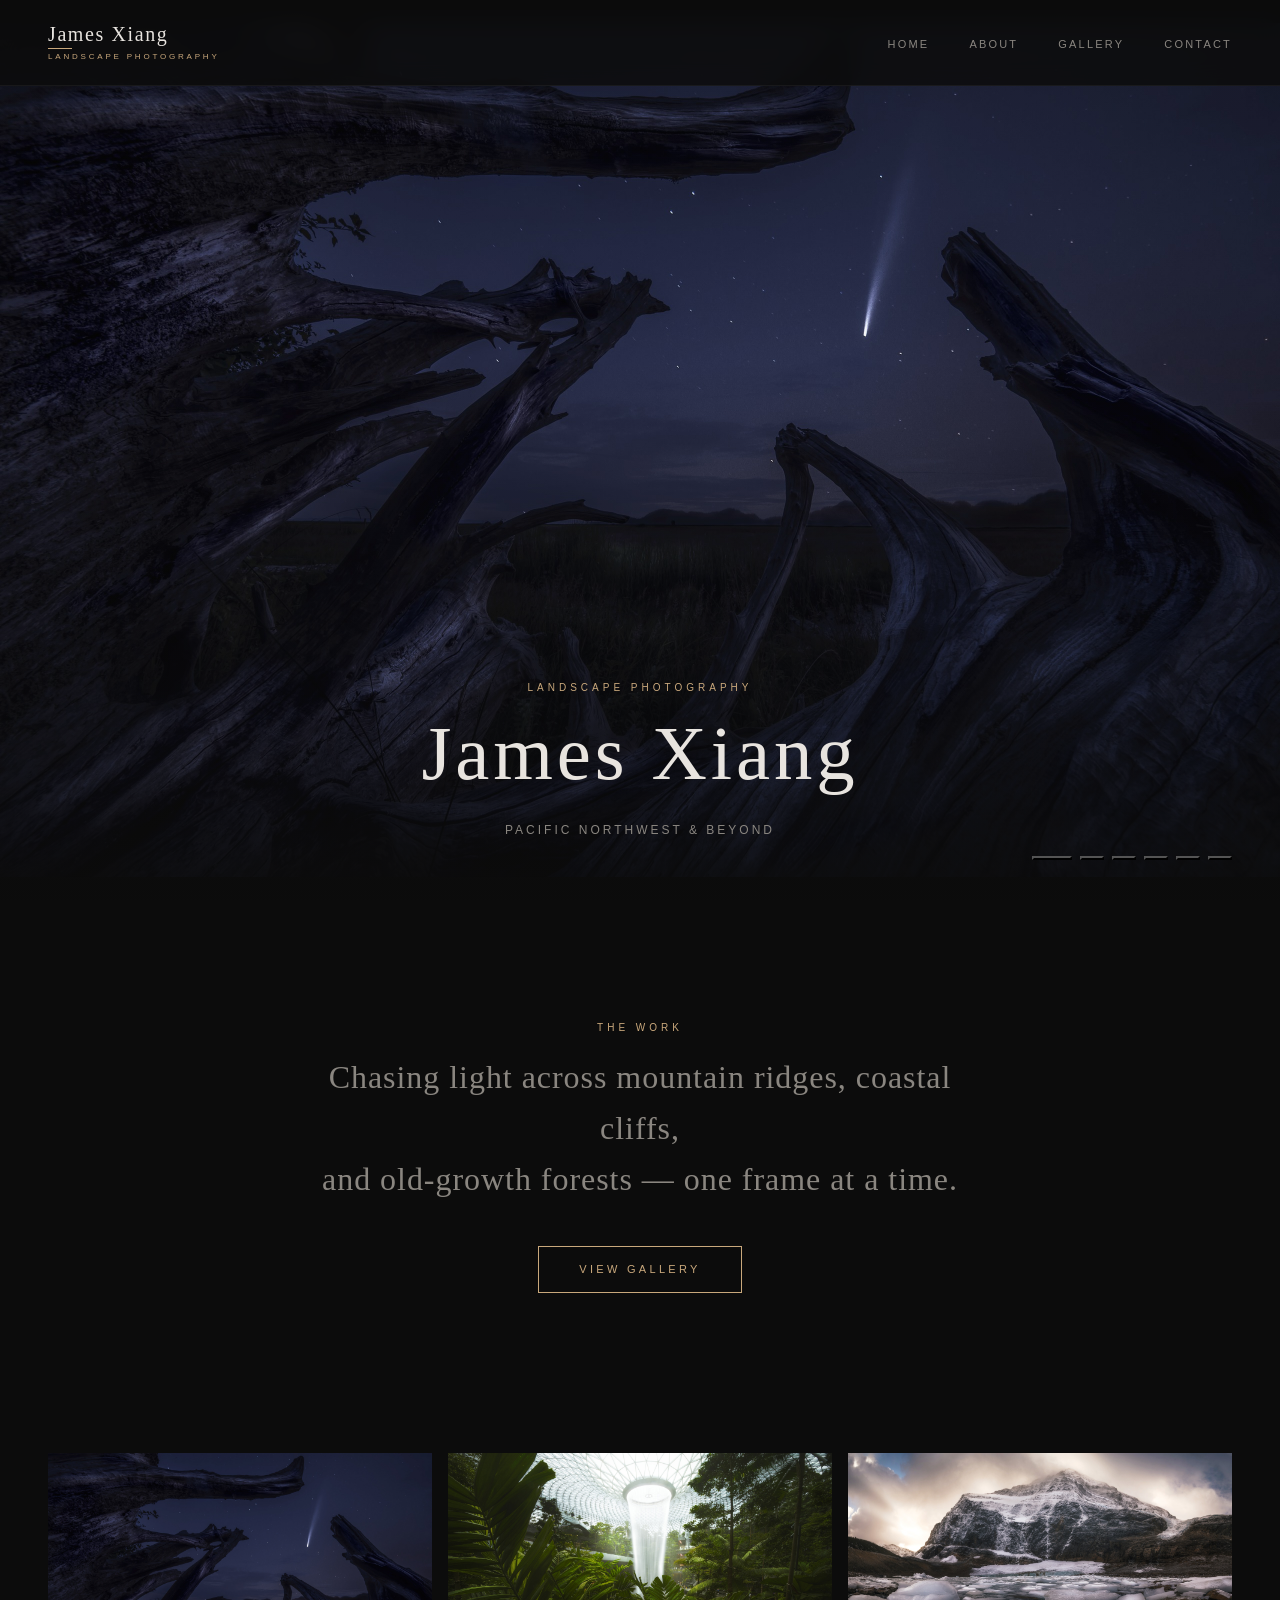
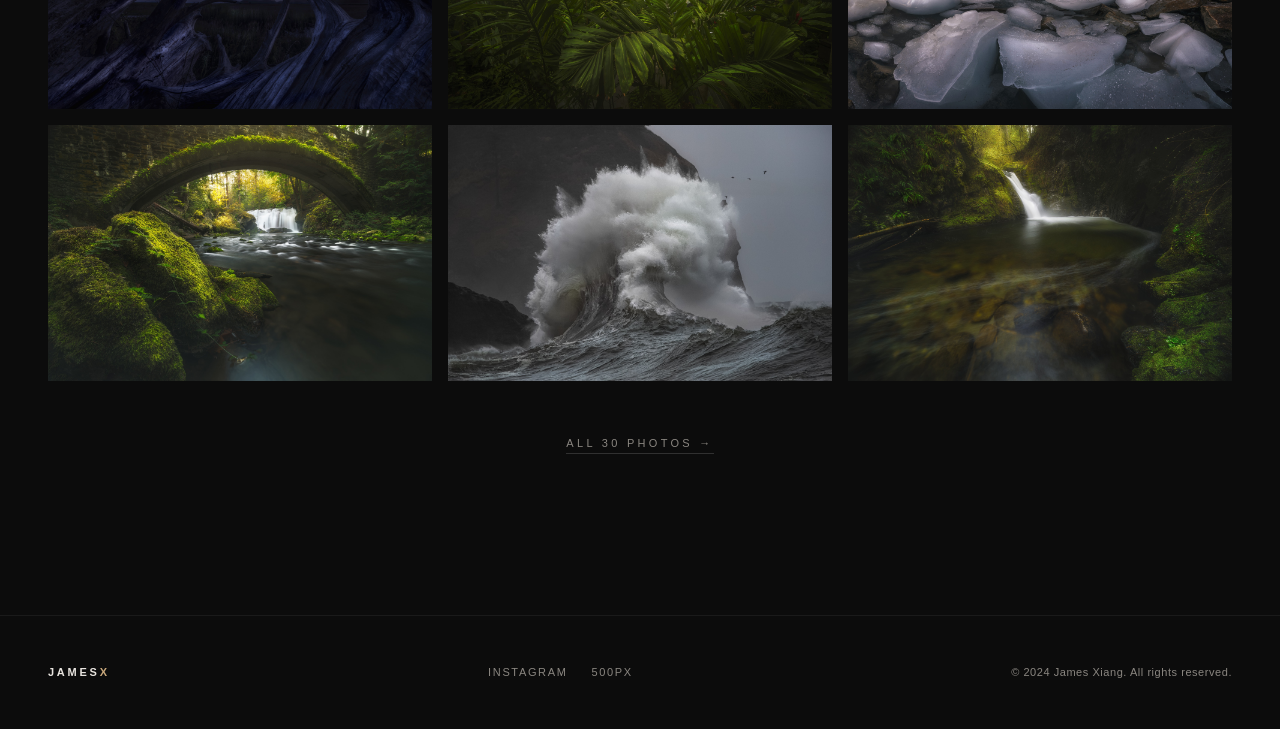
<file: index.html>
<!DOCTYPE html>
<html lang="en">
<head>
  <meta charset="UTF-8" />
  <meta name="viewport" content="width=device-width, initial-scale=1.0" />
  <title>James Xiang — Landscape Photography</title>
  <meta name="description" content="James Xiang — Capturing the raw beauty of the Pacific Northwest and beyond. Landscape photography portfolio." />
  <meta property="og:title" content="James Xiang — Landscape Photography" />
  <meta property="og:description" content="Capturing the raw beauty of the Pacific Northwest and beyond." />
  <meta property="og:type" content="website" />
  <link rel="stylesheet" href="css/style.css" />
</head>
<body>

  <!-- Navigation -->
  <nav class="nav" role="navigation" aria-label="Main navigation">
    <a href="index.html" class="nav-logo"><span class="nav-logo-name">James Xiang</span><span class="nav-logo-tagline">Landscape Photography</span></a>
    <ul class="nav-links">
      <li><a href="index.html" class="active">Home</a></li>
      <li><a href="about.html">About</a></li>
      <li><a href="gallery.html">Gallery</a></li>
      <li><a href="contact.html">Contact</a></li>
    </ul>
    <button class="nav-hamburger" aria-label="Toggle menu" aria-expanded="false">
      <span></span><span></span><span></span>
    </button>
  </nav>

  <!-- Mobile Menu -->
  <div class="mobile-menu" aria-hidden="true">
    <a href="index.html">Home</a>
    <a href="about.html">About</a>
    <a href="gallery.html">Gallery</a>
    <a href="contact.html">Contact</a>
  </div>

  <!-- Hero -->
  <section class="hero" aria-label="Featured photographs">
    <div class="hero-slides"></div>
    <div class="hero-overlay"></div>
    <div class="hero-content">
      <p class="hero-eyebrow">Landscape Photography</p>
      <h1 class="hero-title">James Xiang</h1>
      <p class="hero-subtitle">Pacific Northwest &amp; Beyond</p>
    </div>
    <div class="hero-dots" role="tablist" aria-label="Slide navigation"></div>
  </section>

  <!-- Brief Intro -->
  <section class="section" id="intro">
    <div style="max-width:640px;margin:0 auto;text-align:center;">
      <p class="section-label">The Work</p>
      <h2 class="section-title" style="font-size:clamp(20px,3vw,32px);font-weight:300;line-height:1.6;color:var(--text-muted);">
        Chasing light across mountain ridges, coastal cliffs,<br>
        and old-growth forests — one frame at a time.
      </h2>
      <div style="margin-top:40px;">
        <a href="gallery.html" style="
          display:inline-block;
          padding:14px 40px;
          border:1px solid var(--accent);
          color:var(--accent);
          font-size:11px;
          letter-spacing:0.3em;
          text-transform:uppercase;
          transition:all 0.4s;
        " onmouseover="this.style.background='var(--accent)';this.style.color='var(--bg)'"
           onmouseout="this.style.background='';this.style.color='var(--accent)'">
          View Gallery
        </a>
      </div>
    </div>
  </section>

  <!-- Selected Work Preview -->
  <section class="section--tight" style="padding-top:40px;">
    <div class="gallery-grid">
      <div class="gallery-item">
        <img src="optimized/DSC_4479_ffff1.jpg" alt="Mountain landscape" loading="lazy" />
        <div class="gallery-item-info"><span>Mountain Light</span></div>
      </div>
      <div class="gallery-item">
        <img src="optimized/DSC_8958_ffff1.jpg" alt="Coastal cliffs" loading="lazy" />
        <div class="gallery-item-info"><span>Coastal Cliffs</span></div>
      </div>
      <div class="gallery-item">
        <img src="optimized/DSC_5586_ffff1.jpg" alt="Forest scene" loading="lazy" />
        <div class="gallery-item-info"><span>Old Growth</span></div>
      </div>
      <div class="gallery-item">
        <img src="optimized/DSC_5571-Edit_fff1.jpg" alt="Golden hour landscape" loading="lazy" />
        <div class="gallery-item-info"><span>Golden Hour</span></div>
      </div>
      <div class="gallery-item">
        <img src="optimized/DSC_2070_fff1.jpg" alt="Pacific Northwest" loading="lazy" />
        <div class="gallery-item-info"><span>Pacific Northwest</span></div>
      </div>
      <div class="gallery-item">
        <img src="optimized/DSC_0988_fff1.jpg" alt="Dramatic sky" loading="lazy" />
        <div class="gallery-item-info"><span>Dramatic Sky</span></div>
      </div>
    </div>
    <div style="text-align:center;margin-top:48px;">
      <a href="gallery.html" style="font-size:11px;letter-spacing:0.3em;text-transform:uppercase;color:var(--text-muted);border-bottom:1px solid rgba(255,255,255,0.15);padding-bottom:4px;transition:color 0.3s;"
         onmouseover="this.style.color='var(--accent)'" onmouseout="this.style.color='var(--text-muted)'">
        All 30 Photos &rarr;
      </a>
    </div>
  </section>

  <!-- Footer -->
  <footer class="footer">
    <div class="footer-logo">James<span style="color:var(--accent)">X</span></div>
    <div class="footer-social">
      <a href="https://instagram.com" target="_blank" rel="noopener">Instagram</a>
      <a href="https://500px.com/jamesx" target="_blank" rel="noopener">500px</a>
    </div>
    <p class="footer-copy">&copy; 2024 James Xiang. All rights reserved.</p>
  </footer>

  <script src="js/main.js"></script>
</body>
</html>
</file>
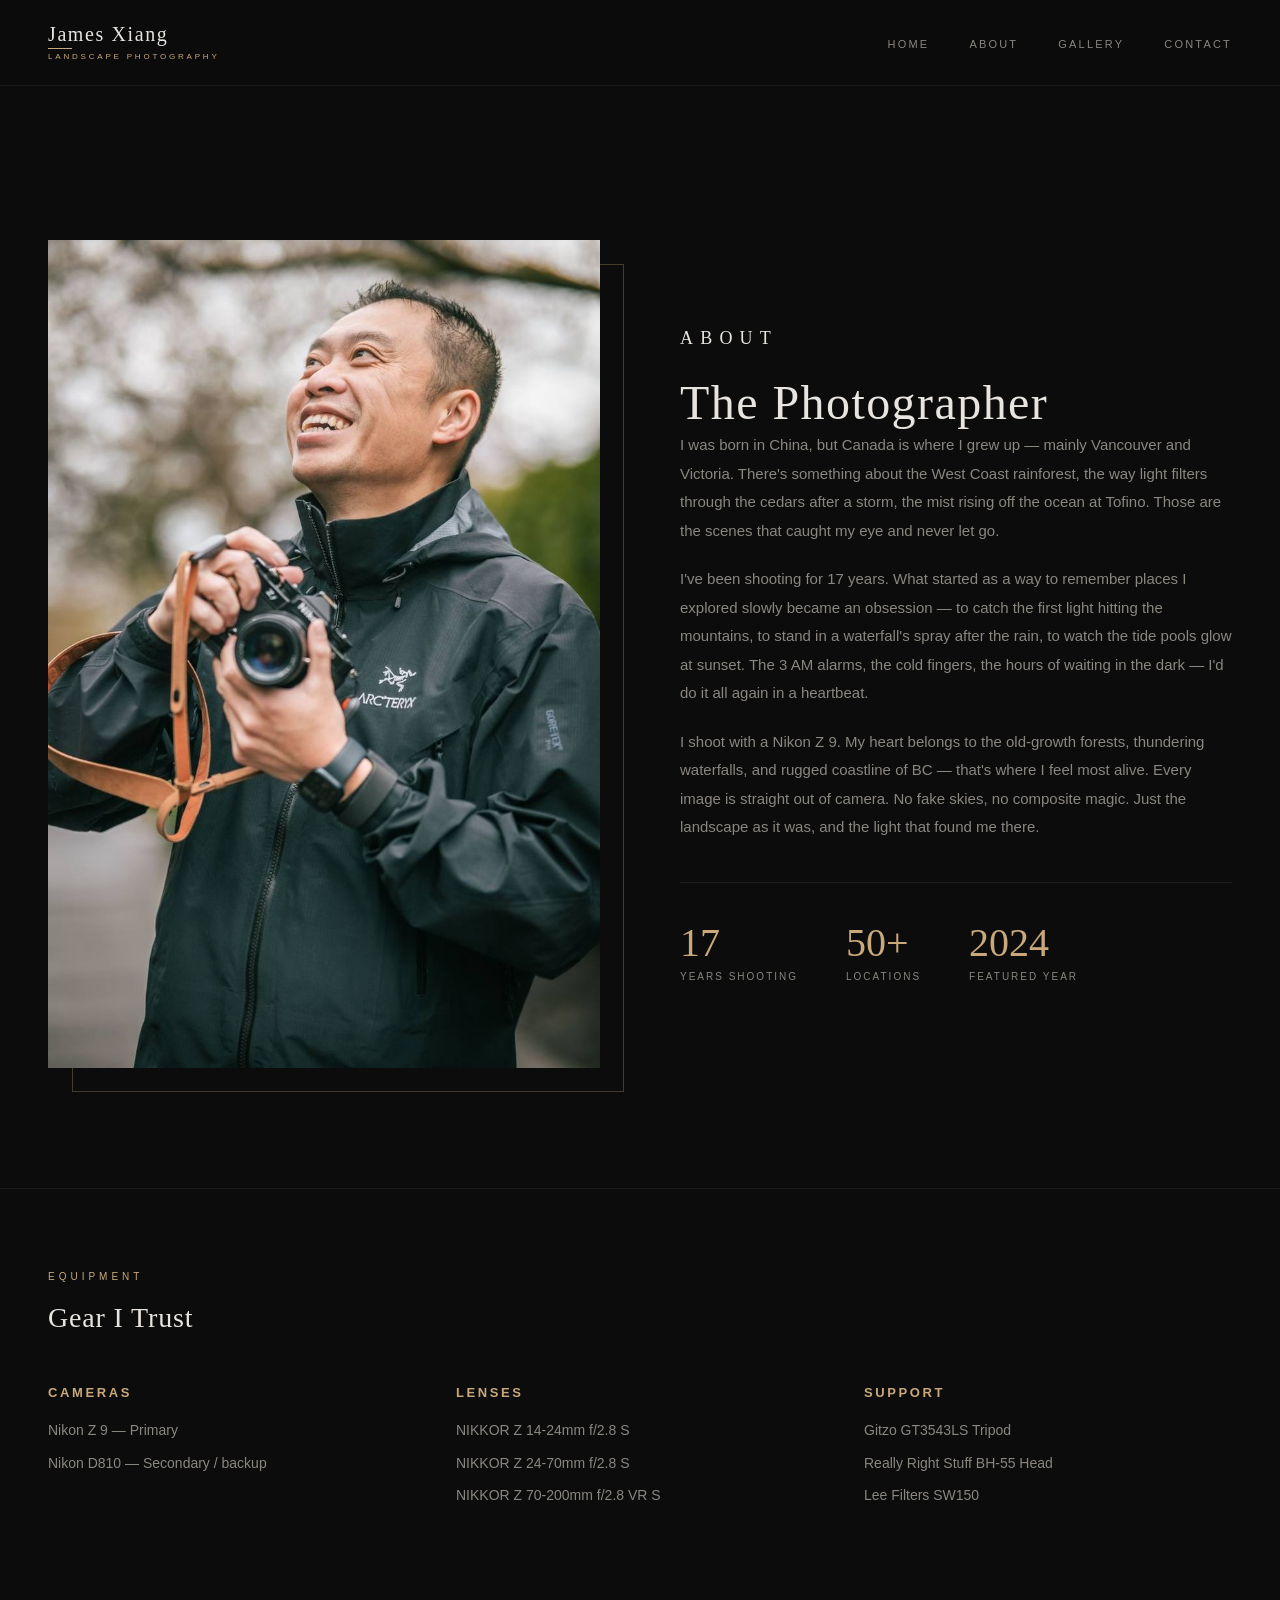
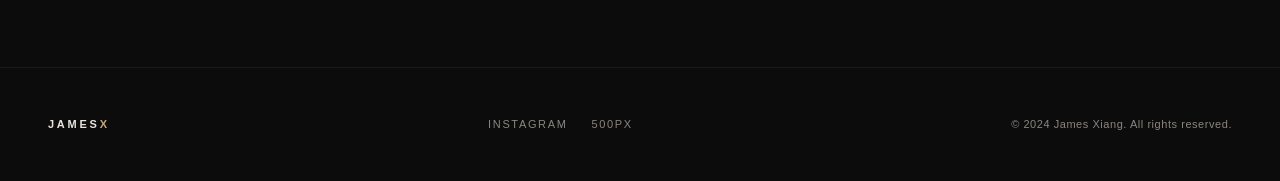
<file: about.html>
<!DOCTYPE html>
<html lang="en">
<head>
  <meta charset="UTF-8" />
  <meta name="viewport" content="width=device-width, initial-scale=1.0" />
  <title>About — James Xiang Landscape Photography</title>
  <meta name="description" content="The story behind James Xiang — landscape photographer based in Langley, BC." />
  <link rel="stylesheet" href="css/style.css" />
</head>
<body>

  <!-- Navigation -->
  <nav class="nav">
    <a href="index.html" class="nav-logo"><span class="nav-logo-name">James Xiang</span><span class="nav-logo-tagline">Landscape Photography</span></a>
    <ul class="nav-links">
      <li><a href="index.html">Home</a></li>
      <li><a href="about.html" class="active">About</a></li>
      <li><a href="gallery.html">Gallery</a></li>
      <li><a href="contact.html">Contact</a></li>
    </ul>
    <button class="nav-hamburger" aria-label="Toggle menu" aria-expanded="false">
      <span></span><span></span><span></span>
    </button>
  </nav>

  <div class="mobile-menu">
    <a href="index.html">Home</a>
    <a href="about.html">About</a>
    <a href="gallery.html">Gallery</a>
    <a href="contact.html">Contact</a>
  </div>

  <main class="page" style="padding-top:120px;">

    <section class="section" id="about">
      <div class="about">
        <div class="about-image">
          <img src="optimized/james-selfie-new.jpg" alt="James Xiang — Landscape Photographer" loading="lazy" />
        </div>
        <div class="about-text">
          <p class="section-label">About</p>
          <h2 class="section-title">The Photographer</h2>

          <p>
            I was born in China, but Canada is where I grew up — mainly Vancouver and Victoria. There's something about the West Coast rainforest, the way light filters through the cedars after a storm, the mist rising off the ocean at Tofino. Those are the scenes that caught my eye and never let go.
          </p>

          <p>
            I've been shooting for 17 years. What started as a way to remember places I explored slowly became an obsession — to catch the first light hitting the mountains, to stand in a waterfall's spray after the rain, to watch the tide pools glow at sunset. The 3 AM alarms, the cold fingers, the hours of waiting in the dark — I'd do it all again in a heartbeat.
          </p>

          <p>
            I shoot with a Nikon Z 9. My heart belongs to the old-growth forests, thundering waterfalls, and rugged coastline of BC — that's where I feel most alive. Every image is straight out of camera. No fake skies, no composite magic. Just the landscape as it was, and the light that found me there.
          </p>

          <div class="about-stats">
            <div>
              <div class="stat-number">17</div>
              <div class="stat-label">Years Shooting</div>
            </div>
            <div>
              <div class="stat-number">50+</div>
              <div class="stat-label">Locations</div>
            </div>
            <div>
              <div class="stat-number">2024</div>
              <div class="stat-label">Featured Year</div>
            </div>
          </div>
        </div>
      </div>
    </section>

    <!-- Gear Section -->
    <section class="section--tight" style="border-top:1px solid rgba(255,255,255,0.06);">
      <div style="max-width:1200px;margin:0 auto;">
        <p class="section-label">Equipment</p>
        <h2 class="section-title" style="font-size:28px;margin-bottom:48px;">Gear I Trust</h2>
        <div style="display:grid;grid-template-columns:repeat(auto-fit,minmax(280px,1fr));gap:40px;">

          <div>
            <h3 style="font-size:13px;letter-spacing:0.2em;text-transform:uppercase;color:var(--accent);margin-bottom:16px;">Cameras</h3>
            <ul style="display:flex;flex-direction:column;gap:10px;">
              <li style="color:var(--text-muted);font-size:14px;">Nikon Z 9 — Primary</li>
              <li style="color:var(--text-muted);font-size:14px;">Nikon D810 — Secondary / backup</li>
            </ul>
          </div>

          <div>
            <h3 style="font-size:13px;letter-spacing:0.2em;text-transform:uppercase;color:var(--accent);margin-bottom:16px;">Lenses</h3>
            <ul style="display:flex;flex-direction:column;gap:10px;">
              <li style="color:var(--text-muted);font-size:14px;">NIKKOR Z 14-24mm f/2.8 S</li>
              <li style="color:var(--text-muted);font-size:14px;">NIKKOR Z 24-70mm f/2.8 S</li>
              <li style="color:var(--text-muted);font-size:14px;">NIKKOR Z 70-200mm f/2.8 VR S</li>
            </ul>
          </div>

          <div>
            <h3 style="font-size:13px;letter-spacing:0.2em;text-transform:uppercase;color:var(--accent);margin-bottom:16px;">Support</h3>
            <ul style="display:flex;flex-direction:column;gap:10px;">
              <li style="color:var(--text-muted);font-size:14px;">Gitzo GT3543LS Tripod</li>
              <li style="color:var(--text-muted);font-size:14px;">Really Right Stuff BH-55 Head</li>
              <li style="color:var(--text-muted);font-size:14px;">Lee Filters SW150</li>
            </ul>
          </div>

        </div>
      </div>
    </section>

  </main>

  <!-- Footer -->
  <footer class="footer">
    <div class="footer-logo">James<span style="color:var(--accent)">X</span></div>
    <div class="footer-social">
      <a href="https://instagram.com" target="_blank" rel="noopener">Instagram</a>
      <a href="https://500px.com/jamesx" target="_blank" rel="noopener">500px</a>
    </div>
    <p class="footer-copy">&copy; 2024 James Xiang. All rights reserved.</p>
  </footer>

  <script src="js/main.js"></script>
</body>
</html>
</file>
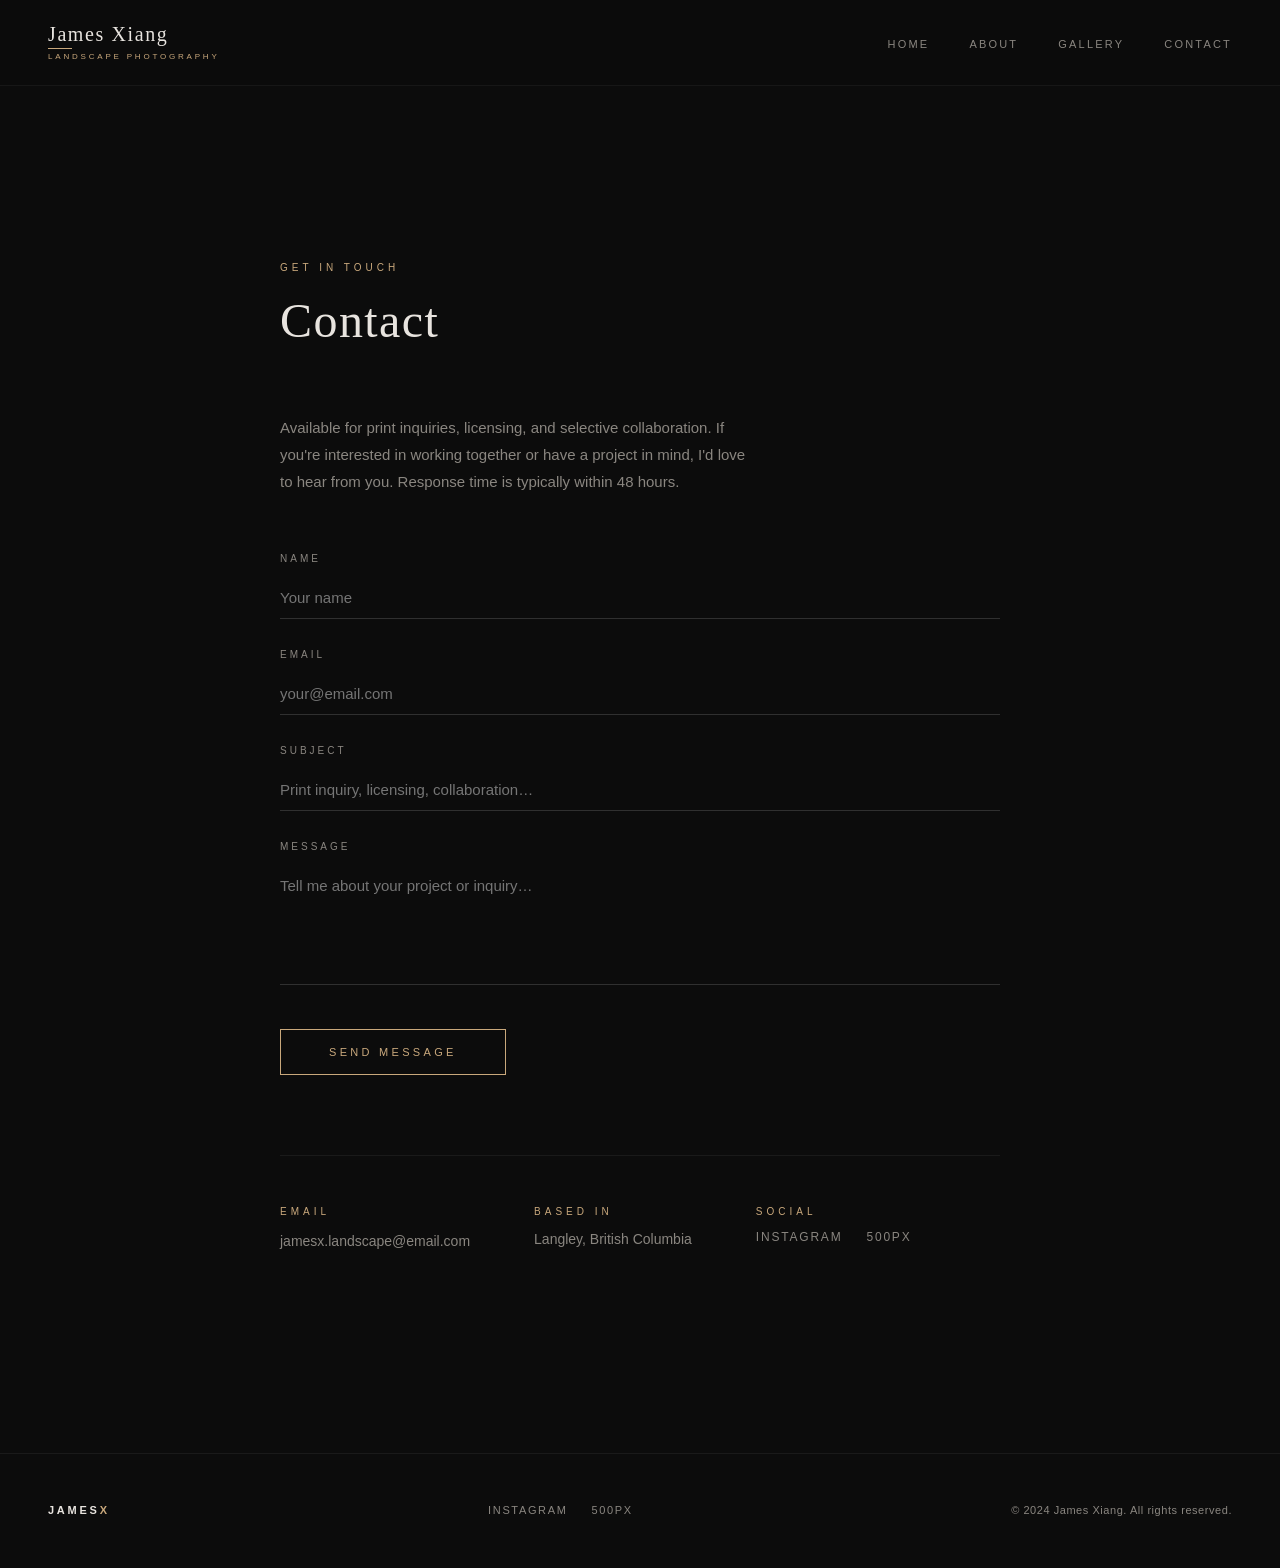
<file: contact.html>
<!DOCTYPE html>
<html lang="en">
<head>
  <meta charset="UTF-8" />
  <meta name="viewport" content="width=device-width, initial-scale=1.0" />
  <title>Contact — James Xiang Landscape Photography</title>
  <meta name="description" content="Get in touch with James Xiang for print inquiries, licensing, or collaboration." />
  <link rel="stylesheet" href="css/style.css" />
</head>
<body>

  <!-- Navigation -->
  <nav class="nav">
    <a href="index.html" class="nav-logo"><span class="nav-logo-name">James Xiang</span><span class="nav-logo-tagline">Landscape Photography</span></a>
    <ul class="nav-links">
      <li><a href="index.html">Home</a></li>
      <li><a href="about.html">About</a></li>
      <li><a href="gallery.html">Gallery</a></li>
      <li><a href="contact.html" class="active">Contact</a></li>
    </ul>
    <button class="nav-hamburger" aria-label="Toggle menu">
      <span></span><span></span><span></span>
    </button>
  </nav>

  <div class="mobile-menu">
    <a href="index.html">Home</a>
    <a href="about.html">About</a>
    <a href="gallery.html">Gallery</a>
    <a href="contact.html">Contact</a>
  </div>

  <main class="page" style="padding-top:140px;">
    <section class="section" id="contact">
      <div class="contact">
        <div class="section-header">
          <p class="section-label">Get in Touch</p>
          <h2 class="section-title">Contact</h2>
        </div>

        <p class="contact-intro">
          Available for print inquiries, licensing, and selective collaboration.
          If you're interested in working together or have a project in mind,
          I'd love to hear from you. Response time is typically within 48 hours.
        </p>

        <form class="contact-form" id="contact-form" novalidate>
          <div class="form-group">
            <label for="name">Name</label>
            <input type="text" id="name" name="name" placeholder="Your name" required autocomplete="name" />
          </div>

          <div class="form-group">
            <label for="email">Email</label>
            <input type="email" id="email" name="email" placeholder="your@email.com" required autocomplete="email" />
          </div>

          <div class="form-group">
            <label for="subject">Subject</label>
            <input type="text" id="subject" name="subject" placeholder="Print inquiry, licensing, collaboration…" />
          </div>

          <div class="form-group">
            <label for="message">Message</label>
            <textarea id="message" name="message" placeholder="Tell me about your project or inquiry…" required></textarea>
          </div>

          <button type="submit" class="form-submit">Send Message</button>
        </form>

        <!-- Direct contact alternative -->
        <div style="margin-top:80px;padding-top:48px;border-top:1px solid rgba(255,255,255,0.06);display:flex;gap:64px;flex-wrap:wrap;">
          <div>
            <p class="section-label" style="margin-bottom:8px;">Email</p>
            <a href="mailto:jamesx.landscape@email.com" style="font-size:14px;color:var(--text-muted);transition:color 0.3s;"
               onmouseover="this.style.color='var(--accent)'" onmouseout="this.style.color='var(--text-muted)'">
              jamesx.landscape@email.com
            </a>
          </div>
          <div>
            <p class="section-label" style="margin-bottom:8px;">Based in</p>
            <p style="font-size:14px;color:var(--text-muted);">Langley, British Columbia</p>
          </div>
          <div>
            <p class="section-label" style="margin-bottom:8px;">Social</p>
            <div style="display:flex;gap:24px;">
              <a href="https://instagram.com" target="_blank" rel="noopener" style="font-size:12px;letter-spacing:0.15em;text-transform:uppercase;color:var(--text-muted);transition:color 0.3s;"
                 onmouseover="this.style.color='var(--accent)'" onmouseout="this.style.color='var(--text-muted)'">Instagram</a>
              <a href="https://500px.com/jamesx" target="_blank" rel="noopener" style="font-size:12px;letter-spacing:0.15em;text-transform:uppercase;color:var(--text-muted);transition:color 0.3s;"
                 onmouseover="this.style.color='var(--accent)'" onmouseout="this.style.color='var(--text-muted)'">500px</a>
            </div>
          </div>
        </div>

      </div>
    </section>
  </main>

  <!-- Footer -->
  <footer class="footer">
    <div class="footer-logo">James<span style="color:var(--accent)">X</span></div>
    <div class="footer-social">
      <a href="https://instagram.com" target="_blank" rel="noopener">Instagram</a>
      <a href="https://500px.com/jamesx" target="_blank" rel="noopener">500px</a>
    </div>
    <p class="footer-copy">&copy; 2024 James Xiang. All rights reserved.</p>
  </footer>

  <script src="js/main.js"></script>
</body>
</html>
</file>
<file: css/style.css>
/* ============================================
   JAMES X LANDSCAPE PHOTOGRAPHY
   Minimalist Portfolio
   ============================================ */

/* --- Reset & Base --- */
*, *::before, *::after {
  box-sizing: border-box;
  margin: 0;
  padding: 0;
}

:root {
  --bg: #0c0c0c;
  --bg-secondary: #141414;
  --text: #e8e4df;
  --text-muted: #8a8680;
  --accent: #c9a87c;
  --nav-bg: rgba(12, 12, 12, 0.85);
  --font-main: 'Helvetica Neue', Helvetica, Arial, sans-serif;
  --font-serif: Georgia, 'Times New Roman', serif;
}

html {
  scroll-behavior: smooth;
}

body {
  background: var(--bg);
  color: var(--text);
  font-family: var(--font-main);
  line-height: 1.6;
  overflow-x: hidden;
}

a {
  color: inherit;
  text-decoration: none;
}

img {
  display: block;
  max-width: 100%;
}

ul { list-style: none; }

/* --- Navigation --- */
.nav {
  position: fixed;
  top: 0;
  left: 0;
  right: 0;
  z-index: 100;
  display: flex;
  align-items: center;
  justify-content: space-between;
  padding: 24px 48px;
  background: var(--nav-bg);
  backdrop-filter: blur(12px);
  -webkit-backdrop-filter: blur(12px);
  border-bottom: 1px solid rgba(255,255,255,0.05);
  transition: all 0.4s ease;
}

.nav.scrolled {
  padding: 16px 48px;
  background: rgba(12, 12, 12, 0.95);
}

.nav-logo {
  display: flex;
  flex-direction: column;
  align-items: flex-start;
  gap: 2px;
  line-height: 1;
}

.nav-logo-name {
  font-family: var(--font-serif);
  font-size: 20px;
  font-weight: 400;
  letter-spacing: 0.08em;
  color: var(--text);
  position: relative;
  padding-bottom: 5px;
}

.nav-logo-name::after {
  content: '';
  position: absolute;
  bottom: 0;
  left: 0;
  width: 24px;
  height: 1px;
  background: var(--accent);
}

.nav-logo-tagline {
  font-size: 8px;
  font-weight: 500;
  letter-spacing: 0.35em;
  text-transform: uppercase;
  color: var(--accent);
  margin-top: 2px;
}


.nav-links {
  display: flex;
  gap: 40px;
}

.nav-links a {
  font-size: 11px;
  font-weight: 500;
  letter-spacing: 0.2em;
  text-transform: uppercase;
  color: var(--text-muted);
  transition: color 0.3s ease;
  position: relative;
}

.nav-links a::after {
  content: '';
  position: absolute;
  bottom: -4px;
  left: 0;
  width: 0;
  height: 1px;
  background: var(--accent);
  transition: width 0.3s ease;
}

.nav-links a:hover,
.nav-links a.active {
  color: var(--text);
}

.nav-links a:hover::after,
.nav-links a.active::after {
  width: 100%;
}

.nav-hamburger {
  display: none;
  flex-direction: column;
  gap: 5px;
  cursor: pointer;
  z-index: 200;
}

.nav-hamburger span {
  display: block;
  width: 24px;
  height: 1px;
  background: var(--text);
  transition: all 0.3s ease;
}

.nav-hamburger.open span:nth-child(1) { transform: rotate(45deg) translate(5px, 4px); }
.nav-hamburger.open span:nth-child(2) { opacity: 0; }
.nav-hamburger.open span:nth-child(3) { transform: rotate(-45deg) translate(5px, -4px); }

/* Mobile nav */
.mobile-menu {
  display: none;
  position: fixed;
  inset: 0;
  background: var(--bg);
  z-index: 150;
  flex-direction: column;
  align-items: center;
  justify-content: center;
  gap: 32px;
  opacity: 0;
  transition: opacity 0.3s ease;
}

.mobile-menu.open {
  display: flex;
  opacity: 1;
}

.mobile-menu a {
  font-size: 14px;
  letter-spacing: 0.3em;
  text-transform: uppercase;
  color: var(--text-muted);
  transition: color 0.3s;
}

.mobile-menu a:hover { color: var(--text); }

/* --- Hero Section --- */
.hero {
  position: relative;
  width: 100%;
  height: 100vh;
  overflow: hidden;
  background: #080808;
  display: flex;
  align-items: center;
  justify-content: center;
}

.hero-slides {
  position: absolute;
  inset: 0;
  display: flex;
  align-items: center;
  justify-content: center;
}

.hero-slide {
  position: absolute;
  inset: 0;
  opacity: 0;
  transition: opacity 1.5s ease;
}

.hero-slide.active {
  opacity: 1;
}

.hero-slide img {
  width: 100%;
  height: 100%;
  object-fit: contain;
  object-position: center;
}

.hero-overlay {
  position: absolute;
  inset: 0;
  background: linear-gradient(
    to bottom,
    rgba(12,12,12,0.2) 0%,
    rgba(12,12,12,0) 40%,
    rgba(12,12,12,0.5) 80%,
    rgba(12,12,12,0.9) 100%
  );
  z-index: 1;
}

.hero-content {
  position: absolute;
  bottom: 60px;
  left: 0;
  right: 0;
  text-align: center;
  z-index: 2;
  padding: 0 24px;
}

.hero-eyebrow {
  font-size: 10px;
  letter-spacing: 0.4em;
  text-transform: uppercase;
  color: var(--accent);
  margin-bottom: 16px;
  opacity: 0;
  transform: translateY(20px);
  animation: fadeUp 1s ease 0.5s forwards;
}

.hero-title {
  font-family: var(--font-serif);
  font-size: clamp(36px, 6vw, 80px);
  font-weight: 300;
  letter-spacing: 0.05em;
  color: var(--text);
  line-height: 1.1;
  margin-bottom: 24px;
  opacity: 0;
  transform: translateY(20px);
  animation: fadeUp 1s ease 0.7s forwards;
}

.hero-subtitle {
  font-size: 12px;
  letter-spacing: 0.25em;
  text-transform: uppercase;
  color: var(--text-muted);
  opacity: 0;
  transform: translateY(20px);
  animation: fadeUp 1s ease 0.9s forwards;
}

.hero-scroll {
  position: absolute;
  bottom: 36px;
  left: 50%;
  transform: translateX(-50%);
  z-index: 2;
  display: flex;
  flex-direction: column;
  align-items: center;
  gap: 8px;
  opacity: 0;
  animation: fadeUp 1s ease 1.2s forwards;
}

.hero-scroll span {
  font-size: 9px;
  letter-spacing: 0.3em;
  text-transform: uppercase;
  color: var(--text-muted);
}

.hero-scroll-line {
  width: 1px;
  height: 40px;
  background: linear-gradient(to bottom, var(--accent), transparent);
  animation: scrollPulse 2s ease infinite;
}

@keyframes scrollPulse {
  0%, 100% { opacity: 0.3; transform: scaleY(0.8); }
  50% { opacity: 1; transform: scaleY(1); }
}

@keyframes fadeUp {
  to { opacity: 1; transform: translateY(0); }
}

/* Hero nav dots */
.hero-dots {
  position: absolute;
  bottom: 40px;
  right: 48px;
  z-index: 3;
  display: flex;
  gap: 8px;
}

.hero-dot {
  width: 24px;
  height: 2px;
  background: rgba(255,255,255,0.25);
  cursor: pointer;
  transition: all 0.3s ease;
}

.hero-dot.active {
  background: var(--accent);
  width: 40px;
}

/* --- Page Sections --- */
.page {
  min-height: 100vh;
}

/* --- Section Spacing --- */
.section {
  padding: 120px 48px;
}

.section--tight {
  padding: 80px 48px;
}

.section-header {
  margin-bottom: 64px;
}

.section-label {
  font-size: 10px;
  letter-spacing: 0.4em;
  text-transform: uppercase;
  color: var(--accent);
  margin-bottom: 16px;
}

.section-title {
  font-family: var(--font-serif);
  font-size: clamp(28px, 4vw, 48px);
  font-weight: 300;
  letter-spacing: 0.03em;
  color: var(--text);
  line-height: 1.2;
}

/* --- About Section --- */
.about {
  display: grid;
  grid-template-columns: 1fr 1fr;
  gap: 80px;
  align-items: center;
  max-width: 1200px;
  margin: 0 auto;
}

.about-image {
  position: relative;
}

.about-image img {
  width: 100%;
  height: auto;
  display: block;
}

.about-image::after {
  content: '';
  position: absolute;
  top: 24px;
  left: 24px;
  right: -24px;
  bottom: -24px;
  border: 1px solid var(--accent);
  opacity: 0.3;
  z-index: -1;
}

.about-text p {
  color: var(--text-muted);
  font-size: 15px;
  line-height: 1.9;
  margin-bottom: 20px;
}

.about-text p:first-of-type {
  font-family: var(--font-serif);
  font-size: 18px;
  color: var(--text);
  line-height: 1.7;
}

.about-stats {
  display: flex;
  gap: 48px;
  margin-top: 40px;
  padding-top: 40px;
  border-top: 1px solid rgba(255,255,255,0.08);
}

.stat-number {
  font-family: var(--font-serif);
  font-size: 40px;
  color: var(--accent);
  line-height: 1;
}

.stat-label {
  font-size: 10px;
  letter-spacing: 0.2em;
  text-transform: uppercase;
  color: var(--text-muted);
  margin-top: 6px;
}

/* --- Gallery Grid --- */
.gallery-grid {
  display: grid;
  grid-template-columns: repeat(3, 1fr);
  gap: 16px;
  max-width: 1600px;
  margin: 0 auto;
}

.gallery-item {
  position: relative;
  overflow: hidden;
  cursor: pointer;
  aspect-ratio: 3/2;
}

.gallery-item img {
  width: 100%;
  height: 100%;
  object-fit: cover;
  transition: transform 0.8s cubic-bezier(0.25, 0.46, 0.45, 0.94);
}

.gallery-item::after {
  content: '';
  position: absolute;
  inset: 0;
  background: linear-gradient(to top, rgba(12,12,12,0.7) 0%, transparent 50%);
  opacity: 0;
  transition: opacity 0.4s ease;
}

.gallery-item:hover img {
  transform: scale(1.05);
}

.gallery-item:hover::after {
  opacity: 1;
}

.gallery-item-info {
  position: absolute;
  bottom: 16px;
  left: 16px;
  z-index: 2;
  opacity: 0;
  transform: translateY(8px);
  transition: all 0.4s ease;
}

.gallery-item:hover .gallery-item-info {
  opacity: 1;
  transform: translateY(0);
}

.gallery-item-info span {
  font-size: 10px;
  letter-spacing: 0.2em;
  text-transform: uppercase;
  color: var(--text);
}

/* --- Lightbox --- */
.lightbox {
  position: fixed;
  inset: 0;
  background: rgba(8, 8, 8, 0.97);
  z-index: 1000;
  display: flex;
  align-items: center;
  justify-content: center;
  opacity: 0;
  pointer-events: none;
  transition: opacity 0.4s ease;
}

.lightbox.open {
  opacity: 1;
  pointer-events: all;
}

.lightbox-img {
  max-width: 90vw;
  max-height: 90vh;
  object-fit: contain;
  box-shadow: 0 40px 80px rgba(0,0,0,0.8);
}

.lightbox-close {
  position: absolute;
  top: 32px;
  right: 40px;
  font-size: 28px;
  color: var(--text-muted);
  cursor: pointer;
  background: none;
  border: none;
  font-weight: 300;
  line-height: 1;
  transition: color 0.3s;
  z-index: 10;
}

.lightbox-close:hover { color: var(--text); }

.lightbox-nav {
  position: absolute;
  top: 50%;
  transform: translateY(-50%);
  font-size: 32px;
  color: var(--text-muted);
  cursor: pointer;
  background: none;
  border: none;
  padding: 20px;
  transition: color 0.3s;
  user-select: none;
}

.lightbox-nav:hover { color: var(--text); }
.lightbox-prev { left: 24px; }
.lightbox-next { right: 24px; }

.lightbox-counter {
  position: absolute;
  bottom: 32px;
  left: 50%;
  transform: translateX(-50%);
  font-size: 11px;
  letter-spacing: 0.3em;
  color: var(--text-muted);
}

/* --- Contact Section --- */
.contact {
  max-width: 720px;
  margin: 0 auto;
}

.contact-intro {
  color: var(--text-muted);
  font-size: 15px;
  line-height: 1.8;
  margin-bottom: 56px;
  max-width: 480px;
}

.contact-form {
  display: flex;
  flex-direction: column;
  gap: 28px;
}

.form-group {
  display: flex;
  flex-direction: column;
  gap: 10px;
}

.form-group label {
  font-size: 10px;
  letter-spacing: 0.3em;
  text-transform: uppercase;
  color: var(--text-muted);
}

.form-group input,
.form-group textarea {
  background: transparent;
  border: none;
  border-bottom: 1px solid rgba(255,255,255,0.15);
  color: var(--text);
  font-family: var(--font-main);
  font-size: 15px;
  padding: 12px 0;
  outline: none;
  transition: border-color 0.3s;
  width: 100%;
}

.form-group input:focus,
.form-group textarea:focus {
  border-color: var(--accent);
}

.form-group textarea {
  resize: none;
  min-height: 120px;
}

.form-submit {
  align-self: flex-start;
  margin-top: 16px;
  padding: 16px 48px;
  background: transparent;
  border: 1px solid var(--accent);
  color: var(--accent);
  font-family: var(--font-main);
  font-size: 11px;
  letter-spacing: 0.3em;
  text-transform: uppercase;
  cursor: pointer;
  transition: all 0.4s ease;
}

.form-submit:hover {
  background: var(--accent);
  color: var(--bg);
}

/* --- Footer --- */
.footer {
  padding: 48px;
  display: flex;
  align-items: center;
  justify-content: space-between;
  border-top: 1px solid rgba(255,255,255,0.06);
  margin-top: 80px;
}

.footer-logo {
  font-size: 11px;
  font-weight: 700;
  letter-spacing: 0.25em;
  text-transform: uppercase;
}

.footer-copy {
  font-size: 11px;
  color: var(--text-muted);
  letter-spacing: 0.05em;
}

.footer-social {
  display: flex;
  gap: 24px;
}

.footer-social a {
  font-size: 11px;
  letter-spacing: 0.15em;
  text-transform: uppercase;
  color: var(--text-muted);
  transition: color 0.3s;
}

.footer-social a:hover { color: var(--accent); }

/* --- Utility --- */
.text-accent { color: var(--accent); }
.text-muted { color: var(--text-muted); }
.visually-hidden { position: absolute; width: 1px; height: 1px; overflow: hidden; clip: rect(0,0,0,0); }

/* --- Page Transitions --- */
.page { animation: pageIn 0.6s ease forwards; }

@keyframes pageIn {
  from { opacity: 0; transform: translateY(16px); }
  to { opacity: 1; transform: translateY(0); }
}

/* --- Responsive --- */
@media (max-width: 1024px) {
  .gallery-grid { grid-template-columns: repeat(2, 1fr); }
  .about { gap: 48px; }
}

@media (max-width: 768px) {
  .nav { padding: 20px 24px; }
  .nav-logo-name { font-size: 15px; }
  .nav-logo-tagline { font-size: 7px; }
  .nav-logo-name::after { width: 18px; }
  .nav-links { display: none; }
  .nav-hamburger { display: flex; }

  .section, .section--tight { padding: 80px 24px; }

  .hero-content { bottom: 20px; padding: 0 16px; z-index: 5; }
  .hero-subtitle { font-size: 10px; }
  .hero-scroll { display: none; }

  .about {
    grid-template-columns: 1fr;
    gap: 40px;
  }

  .about-stats { gap: 32px; }

  .gallery-grid { grid-template-columns: 1fr; gap: 12px; }

  .footer {
    flex-direction: column;
    gap: 24px;
    text-align: center;
    padding: 40px 24px;
  }

  .hero-dots { right: 24px; bottom: 60px; }

  .lightbox-prev { left: 8px; }
  .lightbox-next { right: 8px; }
}
</file>
